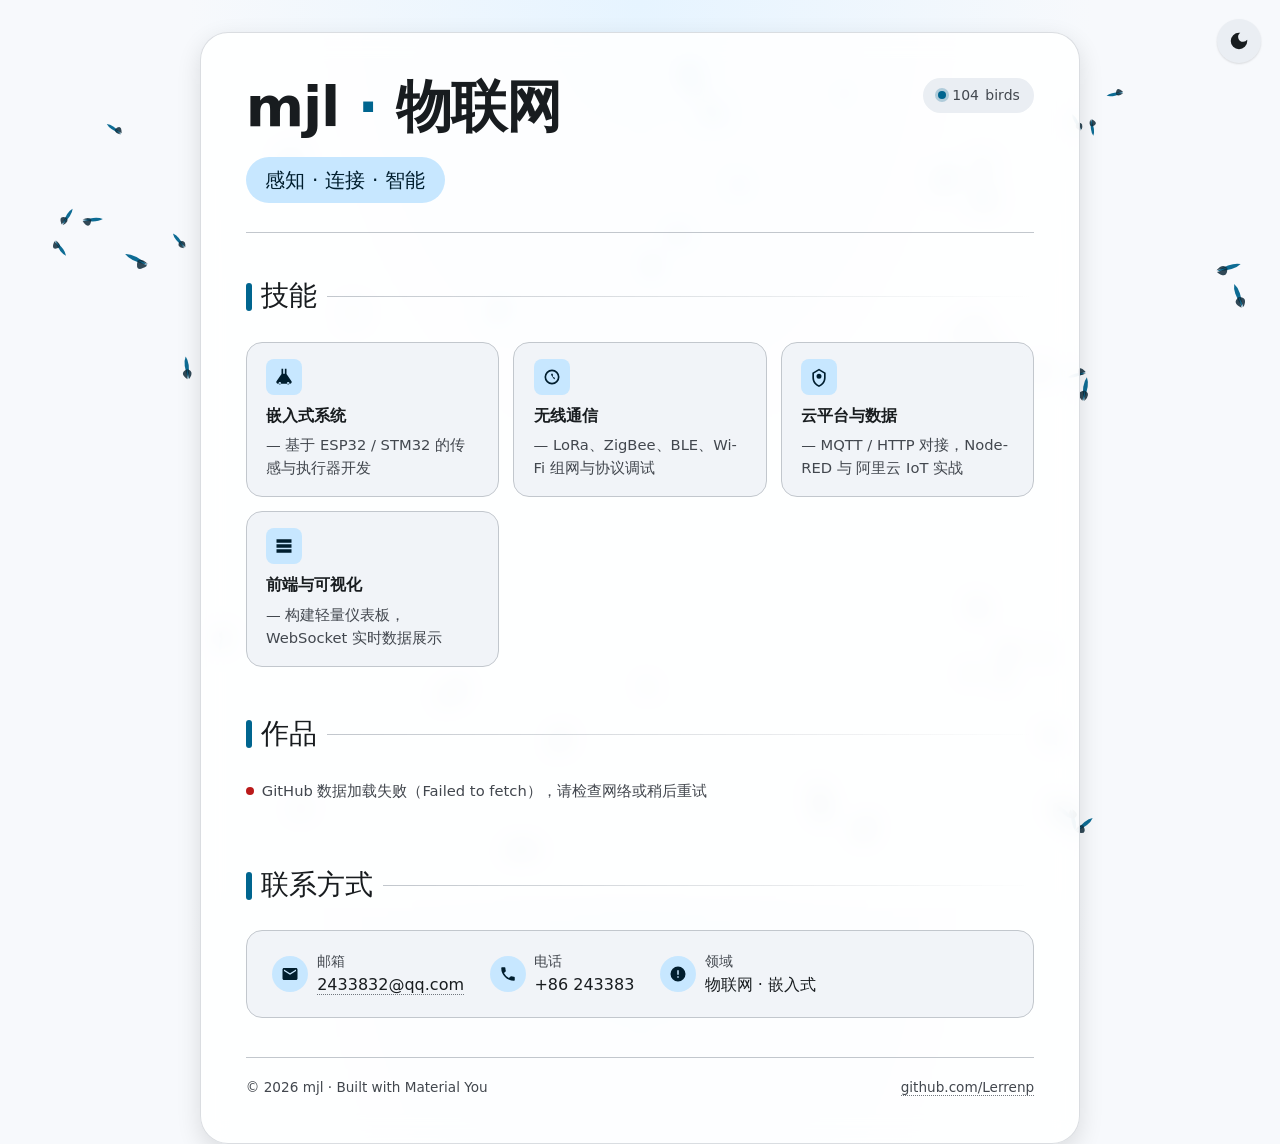
<file: day03/index.html>
<!DOCTYPE html>
<html lang="zh-CN">
<head>
    <meta charset="UTF-8" />
    <meta name="viewport" content="width=device-width, initial-scale=1.0" />
    <meta name="description" content="mjl 的物联网作品集 - 嵌入式 / 无线通信 / 物联网解决方案" />
    <meta name="color-scheme" content="light dark" />
    <title>mjl · 物联网作品集</title>
    <link rel="stylesheet" href="css/style.css" />
    <link rel="icon" href="data:image/svg+xml,%3Csvg xmlns='http://www.w3.org/2000/svg' viewBox='0 0 24 24'%3E%3Cpath fill='%2300658f' d='M12 2 4 7v6c0 5 3.5 9.5 8 11 4.5-1.5 8-6 8-11V7l-8-5z'/%3E%3C/svg%3E" />
</head>
<body>

    <!-- 鸟群动画画布（固定全屏背景） -->
    <canvas id="flock-canvas" aria-hidden="true"></canvas>

    <!-- 工具栏：主题切换 -->
    <div class="toolbar" role="toolbar" aria-label="页面工具">
        <button id="theme-toggle" class="icon-btn" type="button" aria-label="切换主题"></button>
    </div>

    <main class="container">

        <!-- 顶部：姓名 + 一句话简介 -->
        <header class="header">
            <h1>mjl <span class="accent">·</span> 物联网</h1>
            <div class="tagline">感知 · 连接 · 智能</div>
            <div class="bird-hud" title="当前鸟群数量">
                <span id="bird-count">—</span> birds
            </div>
        </header>

        <!-- 技能列表 -->
        <section class="skills" aria-labelledby="skills-title">
            <h2 class="section-title" id="skills-title">技能</h2>
            <div class="skill-grid">

                <div class="skill-item">
                    <span class="skill-icon" aria-hidden="true">
                        <svg viewBox="0 0 24 24"><path d="M9 2v6.5L3 17a2 2 0 0 0 1.7 3h14.6A2 2 0 0 0 21 17l-6-8.5V2h-2v6h-2V2H9zm-2 16a1.5 1.5 0 1 1 0 3 1.5 1.5 0 0 1 0-3zm10 0a1.5 1.5 0 1 1 0 3 1.5 1.5 0 0 1 0-3z"/></svg>
                    </span>
                    <strong>嵌入式系统</strong>
                    <span class="desc">— 基于 ESP32 / STM32 的传感与执行器开发</span>
                </div>

                <div class="skill-item">
                    <span class="skill-icon" aria-hidden="true">
                        <svg viewBox="0 0 24 24"><path d="M12 3a9 9 0 0 1 9 9 9 9 0 0 1-9 9 9 9 0 0 1-9-9 9 9 0 0 1 9-9zm0 2a7 7 0 0 0-7 7 7 7 0 0 0 7 7 7 7 0 0 0 7-7 7 7 0 0 0-7-7zm-1 3h2v3.6l2.7 1.6-1 1.7L11 9.7V8z"/></svg>
                    </span>
                    <strong>无线通信</strong>
                    <span class="desc">— LoRa、ZigBee、BLE、Wi-Fi 组网与协议调试</span>
                </div>

                <div class="skill-item">
                    <span class="skill-icon" aria-hidden="true">
                        <svg viewBox="0 0 24 24"><path d="M12 2 4 7v6c0 5 3.5 9.5 8 11 4.5-1.5 8-6 8-11V7l-8-5zm0 2.2 6 3.7V13c0 4-2.5 7.5-6 9-3.5-1.5-6-5-6-9V7.9l6-3.7zM12 8a3 3 0 0 0-3 3 3 3 0 0 0 3 3 3 3 0 0 0 3-3 3 3 0 0 0-3-3z"/></svg>
                    </span>
                    <strong>云平台与数据</strong>
                    <span class="desc">— MQTT / HTTP 对接，Node-RED 与 阿里云 IoT 实战</span>
                </div>

                <div class="skill-item">
                    <span class="skill-icon" aria-hidden="true">
                        <svg viewBox="0 0 24 24"><path d="M3 4h18v4H3V4zm0 6h18v4H3v-4zm0 6h18v4H3v-4z"/></svg>
                    </span>
                    <strong>前端与可视化</strong>
                    <span class="desc">— 构建轻量仪表板，WebSocket 实时数据展示</span>
                </div>

            </div>
        </section>

        <!-- 作品展示（由 JS 从 GitHub API 动态填充） -->
        <section class="projects" aria-labelledby="projects-title">
            <h2 class="section-title" id="projects-title">作品</h2>
            <div id="repo-status" class="repo-status">
                <span class="dot"></span>
                <span>正在从 GitHub 加载项目...</span>
            </div>
            <div id="project-grid" class="project-grid">
                <!-- 由 JS 注入 -->
            </div>
        </section>

        <!-- 联系方式 -->
        <section class="contact" aria-labelledby="contact-title">
            <h2 class="section-title" id="contact-title">联系方式</h2>
            <div class="contact-info">

                <div class="contact-item">
                    <span class="icon-wrap" aria-hidden="true">
                        <svg viewBox="0 0 24 24"><path d="M4 4h16c1.1 0 2 .9 2 2v12c0 1.1-.9 2-2 2H4c-1.1 0-2-.9-2-2V6c0-1.1.9-2 2-2zm0 4 8 5 8-5V6l-8 5-8-5v2z"/></svg>
                    </span>
                    <div>
                        <div class="label">邮箱</div>
                        <div class="value"><a href="mailto:2433832359@qq.com">2433832@qq.com</a></div>
                    </div>
                </div>

                <div class="contact-item">
                    <span class="icon-wrap" aria-hidden="true">
                        <svg viewBox="0 0 24 24"><path d="M6.6 10.8a15.3 15.3 0 0 0 6.6 6.6l2.2-2.2a1 1 0 0 1 1-.25 11.4 11.4 0 0 0 3.6.57 1 1 0 0 1 1 1V20a1 1 0 0 1-1 1A17 17 0 0 1 3 4a1 1 0 0 1 1-1h3.5a1 1 0 0 1 1 1 11.4 11.4 0 0 0 .57 3.6 1 1 0 0 1-.25 1l-2.22 2.2z"/></svg>
                    </span>
                    <div>
                        <div class="label">电话</div>
                        <div class="value">+86 243383</div>
                    </div>
                </div>

                <div class="contact-item">
                    <span class="icon-wrap" aria-hidden="true">
                        <svg viewBox="0 0 24 24"><path d="M12 2a10 10 0 1 0 0 20 10 10 0 0 0 0-20zm-1 5h2v6h-2V7zm0 8h2v2h-2v-2z"/></svg>
                    </span>
                    <div>
                        <div class="label">领域</div>
                        <div class="value">物联网 · 嵌入式</div>
                    </div>
                </div>

            </div>
        </section>

        <footer class="footer">
            <span>© <span id="year">2026</span> mjl · Built with Material You</span>
            <span><a href="https://github.com/Lerrenp" target="_blank" rel="noopener noreferrer" style="color:inherit;border-bottom:1px dotted var(--md-sys-color-outline);text-decoration:none;">github.com/Lerrenp</a></span>
        </footer>

    </main>

    <script src="js/main.js"></script>
    <script>
        // 年份自动更新（轻量内联，避免污染主脚本）
        document.getElementById('year').textContent = new Date().getFullYear();
    </script>
</body>
</html>
</file>
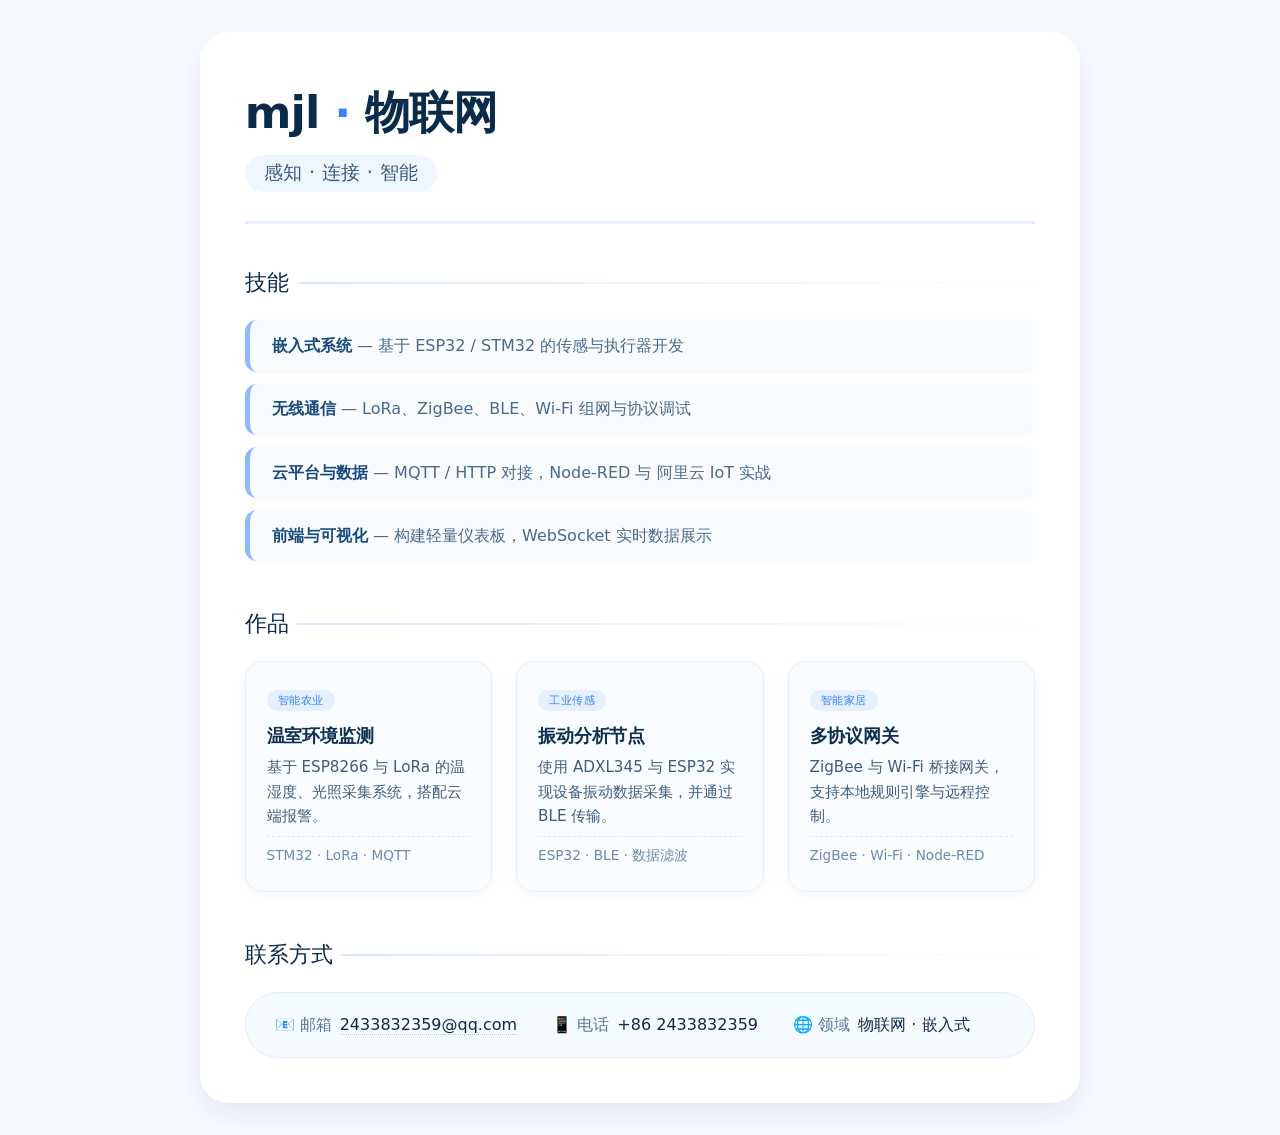
<file: day01/deepseek_html_20260810_285444.html>
<!DOCTYPE html>
<html lang="zh-CN">
<head>
    <meta charset="UTF-8" />
    <meta name="viewport" content="width=device-width, initial-scale=1.0" />
    <title>mjl · 物联网作品集</title>
    <style>
        /* ----- 全局重置 & 基础 ----- */
        * {
            margin: 0;
            padding: 0;
            box-sizing: border-box;
        }

        body {
            font-family: system-ui, -apple-system, 'Segoe UI', Roboto, 'Helvetica Neue', sans-serif;
            background: #f7faff;
            color: #1e293b;
            line-height: 1.6;
            padding: 2rem 1.5rem;
            min-height: 100vh;
            display: flex;
            justify-content: center;
            align-items: center;
        }

        .container {
            max-width: 880px;
            width: 100%;
            background: #ffffff;
            border-radius: 28px;
            box-shadow: 0 12px 32px rgba(0, 40, 80, 0.08);
            padding: 2.8rem 2.8rem 2.8rem 2.8rem;
            transition: box-shadow 0.2s;
        }

        /* ----- 顶部：姓名 + 简介 ----- */
        .header {
            margin-bottom: 2.6rem;
            border-bottom: 3px solid #e6f0ff;
            padding-bottom: 1.8rem;
        }

        .header h1 {
            font-size: 2.8rem;
            font-weight: 600;
            letter-spacing: -0.02em;
            color: #0b2b4a;
            margin-bottom: 0.25rem;
        }

        .header h1 span {
            color: #3b82f6;
        }

        .header .tagline {
            font-size: 1.2rem;
            font-weight: 400;
            color: #3b5b7a;
            background: #f0f6ff;
            display: inline-block;
            padding: 0.2rem 1.2rem;
            border-radius: 30px;
            letter-spacing: 0.3px;
            margin-top: 0.15rem;
        }

        /* ----- 区块标题 ----- */
        .section-title {
            font-size: 1.4rem;
            font-weight: 550;
            color: #0b2b4a;
            margin-bottom: 1.2rem;
            display: flex;
            align-items: center;
            gap: 0.5rem;
        }

        .section-title::after {
            content: '';
            flex: 1;
            height: 2px;
            background: linear-gradient(90deg, #d6e8ff, transparent);
        }

        /* ----- 技能列表 ----- */
        .skills {
            margin-bottom: 2.8rem;
        }

        .skill-grid {
            display: flex;
            flex-direction: column;
            gap: 0.75rem;
        }

        .skill-item {
            background: #f8fcff;
            border-left: 5px solid #8bbaff;
            padding: 0.8rem 1.4rem;
            border-radius: 12px;
            font-size: 1rem;
            color: #1f3a57;
            box-shadow: 0 1px 3px rgba(0, 60, 120, 0.04);
            transition: background 0.15s;
        }

        .skill-item strong {
            font-weight: 600;
            color: #1a4a7a;
        }

        .skill-item .desc {
            color: #4a6a8a;
            margin-left: 0.3rem;
        }

        /* ----- 作品展示 (卡片) ----- */
        .projects {
            margin-bottom: 2.8rem;
        }

        .project-grid {
            display: grid;
            grid-template-columns: repeat(auto-fit, minmax(210px, 1fr));
            gap: 1.5rem;
        }

        .project-card {
            background: #fafdff;
            border-radius: 18px;
            padding: 1.5rem 1.3rem 1.5rem 1.3rem;
            box-shadow: 0 2px 8px rgba(0, 50, 100, 0.04);
            border: 1px solid #e9f0fa;
            transition: border 0.2s, box-shadow 0.2s;
        }

        .project-card:hover {
            border-color: #b8d4ff;
            box-shadow: 0 6px 16px rgba(50, 120, 220, 0.06);
        }

        .project-card h3 {
            font-size: 1.15rem;
            font-weight: 600;
            color: #0f2f4f;
            margin-bottom: 0.3rem;
            letter-spacing: -0.01em;
        }

        .project-card .project-tag {
            font-size: 0.7rem;
            font-weight: 500;
            text-transform: uppercase;
            letter-spacing: 0.5px;
            color: #3b82f6;
            background: #e5f0ff;
            display: inline-block;
            padding: 0.1rem 0.7rem;
            border-radius: 20px;
            margin-bottom: 0.6rem;
        }

        .project-card p {
            font-size: 0.95rem;
            color: #3d5d7d;
            margin-bottom: 0.5rem;
        }

        .project-card .meta {
            font-size: 0.85rem;
            color: #6c8aaa;
            border-top: 1px dashed #dfeaf5;
            padding-top: 0.5rem;
            margin-top: 0.25rem;
        }

        /* ----- 联系方式 ----- */
        .contact {
            margin-top: 0.2rem;
        }

        .contact-info {
            display: flex;
            flex-wrap: wrap;
            align-items: center;
            gap: 1.2rem 2.2rem;
            background: #f6fbff;
            padding: 1.2rem 1.8rem;
            border-radius: 60px;
            border: 1px solid #e0edfe;
        }

        .contact-item {
            display: flex;
            align-items: center;
            gap: 0.5rem;
            font-size: 1rem;
            color: #1e3d5e;
        }

        .contact-item .label {
            font-weight: 450;
            color: #537a9e;
        }

        .contact-item .value {
            font-weight: 500;
            color: #0b2b4a;
            word-break: break-all;
        }

        .contact-item .value a {
            color: #0b2b4a;
            text-decoration: none;
            border-bottom: 1px dotted #b0ccf0;
            transition: border-color 0.2s;
        }

        .contact-item .value a:hover {
            border-bottom-color: #3b82f6;
        }

        /* ----- 小屏适配 ----- */
        @media (max-width: 550px) {
            body {
                padding: 1rem 0.8rem;
            }
            .container {
                padding: 1.6rem 1.2rem;
                border-radius: 20px;
            }
            .header h1 {
                font-size: 2.2rem;
            }
            .header .tagline {
                font-size: 1rem;
                padding: 0.1rem 1rem;
            }
            .contact-info {
                flex-direction: column;
                align-items: flex-start;
                border-radius: 28px;
                padding: 1.2rem 1.4rem;
                gap: 0.6rem;
            }
            .project-grid {
                grid-template-columns: 1fr;
            }
            .skill-item {
                padding: 0.6rem 1rem;
                font-size: 0.95rem;
            }
        }

        @media (max-width: 380px) {
            .container {
                padding: 1rem 0.8rem;
            }
            .header h1 {
                font-size: 1.8rem;
            }
        }
    </style>
</head>
<body>

    <div class="container">

        <!-- 顶部：姓名 + 一句话简介 -->
        <header class="header">
            <h1>mjl <span>·</span> 物联网</h1>
            <div class="tagline">感知 · 连接 · 智能</div>
        </header>

        <!-- 技能列表 -->
        <section class="skills">
            <h2 class="section-title">技能</h2>
            <div class="skill-grid">
                <div class="skill-item">
                    <strong>嵌入式系统</strong><span class="desc">— 基于 ESP32 / STM32 的传感与执行器开发</span>
                </div>
                <div class="skill-item">
                    <strong>无线通信</strong><span class="desc">— LoRa、ZigBee、BLE、Wi-Fi 组网与协议调试</span>
                </div>
                <div class="skill-item">
                    <strong>云平台与数据</strong><span class="desc">— MQTT / HTTP 对接，Node-RED 与 阿里云 IoT 实战</span>
                </div>
                <div class="skill-item">
                    <strong>前端与可视化</strong><span class="desc">— 构建轻量仪表板，WebSocket 实时数据展示</span>
                </div>
            </div>
        </section>

        <!-- 作品展示 -->
        <section class="projects">
            <h2 class="section-title">作品</h2>
            <div class="project-grid">

                <div class="project-card">
                    <div class="project-tag">智能农业</div>
                    <h3>温室环境监测</h3>
                    <p>基于 ESP8266 与 LoRa 的温湿度、光照采集系统，搭配云端报警。</p>
                    <div class="meta">STM32 · LoRa · MQTT</div>
                </div>

                <div class="project-card">
                    <div class="project-tag">工业传感</div>
                    <h3>振动分析节点</h3>
                    <p>使用 ADXL345 与 ESP32 实现设备振动数据采集，并通过 BLE 传输。</p>
                    <div class="meta">ESP32 · BLE · 数据滤波</div>
                </div>

                <div class="project-card">
                    <div class="project-tag">智能家居</div>
                    <h3>多协议网关</h3>
                    <p>ZigBee 与 Wi-Fi 桥接网关，支持本地规则引擎与远程控制。</p>
                    <div class="meta">ZigBee · Wi-Fi · Node-RED</div>
                </div>

            </div>
        </section>

        <!-- 联系方式 -->
        <section class="contact">
            <h2 class="section-title">联系方式</h2>
            <div class="contact-info">
                <div class="contact-item">
                    <span class="label">📧 邮箱</span>
                    <span class="value"><a href="mailto:2433832359@qq.com">2433832359@qq.com</a></span>
                </div>
                <div class="contact-item">
                    <span class="label">📱 电话</span>
                    <span class="value">+86 2433832359</span>
                </div>
                <div class="contact-item">
                    <span class="label">🌐 领域</span>
                    <span class="value">物联网 · 嵌入式</span>
                </div>
            </div>
        </section>

    </div>

</body>
</html>
</file>
<file: day03/css/style.css>
/* ============================================================
 * mjl · 物联网作品集 - 样式表
 * 设计参考：Google Material Design 3 (Material You)
 * 支持：浅色/深色主题，鼠标鸟群与窗口交互背景
 * ============================================================ */

/* ---------------- 设计令牌 (Design Tokens) ---------------- */
:root {
  /* Material 3 浅色调色板 */
  --md-sys-color-primary: #00658f;
  --md-sys-color-on-primary: #ffffff;
  --md-sys-color-primary-container: #c7e7ff;
  --md-sys-color-on-primary-container: #001e2e;

  --md-sys-color-secondary: #4f616e;
  --md-sys-color-on-secondary: #ffffff;
  --md-sys-color-secondary-container: #d3e5f5;
  --md-sys-color-on-secondary-container: #0b1d29;

  --md-sys-color-tertiary: #735c0f;
  --md-sys-color-on-tertiary: #ffffff;
  --md-sys-color-tertiary-container: #ffdf9c;
  --md-sys-color-on-tertiary-container: #251a00;

  --md-sys-color-surface: #f7f9fc;
  --md-sys-color-surface-container-lowest: #ffffff;
  --md-sys-color-surface-container-low: #f1f4f8;
  --md-sys-color-surface-container: #eaeef3;
  --md-sys-color-surface-container-high: #e3e8ee;
  --md-sys-color-surface-container-highest: #dde3e9;
  --md-sys-color-on-surface: #181c1f;
  --md-sys-color-on-surface-variant: #42474e;

  --md-sys-color-outline: #72787f;
  --md-sys-color-outline-variant: #c2c7cd;

  --md-sys-color-error: #ba1a1a;
  --md-sys-color-on-error: #ffffff;

  /* 形状（圆角） */
  --md-sys-shape-corner-large: 28px;
  --md-sys-shape-corner-medium: 16px;
  --md-sys-shape-corner-small: 8px;

  /* 字号 / 间距 */
  --md-sys-typescale-display-large: 3.5rem;
  --md-sys-typescale-headline-medium: 1.75rem;
  --md-sys-typescale-title-large: 1.25rem;
  --md-sys-typescale-body-large: 1rem;
  --md-sys-typescale-label-large: 0.875rem;

  /* 动效曲线 */
  --md-sys-motion-easing-standard: cubic-bezier(0.2, 0, 0, 1);
  --md-sys-motion-easing-emphasized: cubic-bezier(0.3, 0, 0, 1);

  /* 阴影 */
  --md-sys-elevation-1: 0 1px 2px rgba(0, 0, 0, 0.08), 0 1px 3px rgba(0, 0, 0, 0.06);
  --md-sys-elevation-2: 0 2px 6px rgba(0, 0, 0, 0.08), 0 1px 2px rgba(0, 0, 0, 0.06);
  --md-sys-elevation-3: 0 8px 24px rgba(0, 0, 0, 0.12);

  /* 字体 */
  --md-sys-typescale-font: "Google Sans", "Noto Sans SC", system-ui, -apple-system,
    "Segoe UI", Roboto, "Helvetica Neue", sans-serif;

  /* 鸟类与背景 */
  --bird-color: #00658f;
  --bird-wing: #001e2e;
  --bg-gradient: radial-gradient(ellipse at top, #e6f4ff 0%, #f7f9fc 50%, #f7f9fc 100%);
  --particle-color: rgba(0, 101, 143, 0.18);
}

/* Material 3 深色调色板 */
:root[data-theme="dark"] {
  --md-sys-color-primary: #8ecff6;
  --md-sys-color-on-primary: #00344e;
  --md-sys-color-primary-container: #004c6c;
  --md-sys-color-on-primary-container: #c7e7ff;

  --md-sys-color-secondary: #b7c9d8;
  --md-sys-color-on-secondary: #21323e;
  --md-sys-color-secondary-container: #374955;
  --md-sys-color-on-secondary-container: #d3e5f5;

  --md-sys-color-tertiary: #ecc36c;
  --md-sys-color-on-tertiary: #3d2e00;
  --md-sys-color-tertiary-container: #584400;
  --md-sys-color-on-tertiary-container: #ffdf9c;

  --md-sys-color-surface: #0f1417;
  --md-sys-color-surface-container-lowest: #0a0f12;
  --md-sys-color-surface-container-low: #181c1f;
  --md-sys-color-surface-container: #1c2125;
  --md-sys-color-surface-container-high: #252b2f;
  --md-sys-color-surface-container-highest: #2f3539;
  --md-sys-color-on-surface: #e1e3e5;
  --md-sys-color-on-surface-variant: #c2c7cd;

  --md-sys-color-outline: #8c9197;
  --md-sys-color-outline-variant: #42474e;

  --md-sys-color-error: #ffb4ab;
  --md-sys-color-on-error: #690005;

  --md-sys-elevation-1: 0 1px 2px rgba(0, 0, 0, 0.5);
  --md-sys-elevation-2: 0 2px 6px rgba(0, 0, 0, 0.55);
  --md-sys-elevation-3: 0 8px 24px rgba(0, 0, 0, 0.7);

  --bird-color: #8ecff6;
  --bird-wing: #c7e7ff;
  --bg-gradient: radial-gradient(ellipse at top, #11252f 0%, #0a0f12 60%, #0a0f12 100%);
  --particle-color: rgba(142, 207, 246, 0.16);
}

/* 自动响应系统主题 */
@media (prefers-color-scheme: dark) {
  :root:not([data-theme="light"]) {
    --md-sys-color-primary: #8ecff6;
    --md-sys-color-on-primary: #00344e;
    --md-sys-color-primary-container: #004c6c;
    --md-sys-color-on-primary-container: #c7e7ff;

    --md-sys-color-secondary: #b7c9d8;
    --md-sys-color-on-secondary: #21323e;
    --md-sys-color-secondary-container: #374955;
    --md-sys-color-on-secondary-container: #d3e5f5;

    --md-sys-color-tertiary: #ecc36c;
    --md-sys-color-on-tertiary: #3d2e00;
    --md-sys-color-tertiary-container: #584400;
    --md-sys-color-on-tertiary-container: #ffdf9c;

    --md-sys-color-surface: #0f1417;
    --md-sys-color-surface-container-lowest: #0a0f12;
    --md-sys-color-surface-container-low: #181c1f;
    --md-sys-color-surface-container: #1c2125;
    --md-sys-color-surface-container-high: #252b2f;
    --md-sys-color-surface-container-highest: #2f3539;
    --md-sys-color-on-surface: #e1e3e5;
    --md-sys-color-on-surface-variant: #c2c7cd;

    --md-sys-color-outline: #8c9197;
    --md-sys-color-outline-variant: #42474e;

    --md-sys-color-error: #ffb4ab;
    --md-sys-color-on-error: #690005;

    --md-sys-elevation-1: 0 1px 2px rgba(0, 0, 0, 0.5);
    --md-sys-elevation-2: 0 2px 6px rgba(0, 0, 0, 0.55);
    --md-sys-elevation-3: 0 8px 24px rgba(0, 0, 0, 0.7);

    --bird-color: #8ecff6;
    --bird-wing: #c7e7ff;
    --bg-gradient: radial-gradient(ellipse at top, #11252f 0%, #0a0f12 60%, #0a0f12 100%);
    --particle-color: rgba(142, 207, 246, 0.16);
  }
}

/* ---------------- 全局重置 & 基础 ---------------- */
* {
  margin: 0;
  padding: 0;
  box-sizing: border-box;
}

html,
body {
  height: 100%;
}

body {
  font-family: var(--md-sys-typescale-font);
  background: var(--bg-gradient);
  color: var(--md-sys-color-on-surface);
  line-height: 1.6;
  padding: 2rem 1.5rem;
  min-height: 100vh;
  display: flex;
  justify-content: center;
  align-items: flex-start;
  position: relative;
  overflow-x: hidden;
  transition: background 0.6s var(--md-sys-motion-easing-standard),
    color 0.4s var(--md-sys-motion-easing-standard);
}

/* 鸟群画布作为底层背景 */
#flock-canvas {
  position: fixed;
  inset: 0;
  width: 100vw;
  height: 100vh;
  z-index: 0;
  pointer-events: none;
  opacity: 0.95;
}

/* 主容器 */
.container {
  position: relative;
  z-index: 1;
  max-width: 880px;
  width: 100%;
  background: color-mix(in srgb, var(--md-sys-color-surface-container-lowest) 88%, transparent);
  backdrop-filter: blur(12px) saturate(1.2);
  -webkit-backdrop-filter: blur(12px) saturate(1.2);
  border-radius: var(--md-sys-shape-corner-large);
  box-shadow: var(--md-sys-elevation-3);
  padding: 2.8rem;
  border: 1px solid color-mix(in srgb, var(--md-sys-color-outline-variant) 60%, transparent);
}

/* ---------------- 顶部工具栏 ---------------- */
.toolbar {
  position: fixed;
  top: 1.2rem;
  right: 1.2rem;
  z-index: 100;
  display: flex;
  gap: 0.6rem;
}

.icon-btn {
  width: 44px;
  height: 44px;
  border-radius: 50%;
  border: none;
  background: var(--md-sys-color-surface-container);
  color: var(--md-sys-color-on-surface);
  cursor: pointer;
  display: grid;
  place-items: center;
  box-shadow: var(--md-sys-elevation-1);
  transition: transform 0.2s var(--md-sys-motion-easing-standard),
    background 0.3s var(--md-sys-motion-easing-standard);
}

.icon-btn:hover {
  background: var(--md-sys-color-surface-container-high);
  transform: scale(1.06);
}

.icon-btn:active {
  transform: scale(0.94);
}

.icon-btn svg {
  width: 22px;
  height: 22px;
  fill: currentColor;
}

/* ---------------- 顶部：姓名 + 简介 ---------------- */
.header {
  margin-bottom: 2.6rem;
  border-bottom: 1px solid var(--md-sys-color-outline-variant);
  padding-bottom: 1.8rem;
  position: relative;
}

.header h1 {
  font-size: var(--md-sys-typescale-display-large);
  font-weight: 600;
  letter-spacing: -0.02em;
  color: var(--md-sys-color-on-surface);
  margin-bottom: 0.25rem;
  line-height: 1.05;
}

.header h1 .accent {
  color: var(--md-sys-color-primary);
}

.header .tagline {
  display: inline-flex;
  align-items: center;
  gap: 0.5rem;
  font-size: var(--md-sys-typescale-title-large);
  font-weight: 500;
  color: var(--md-sys-color-on-primary-container);
  background: var(--md-sys-color-primary-container);
  padding: 0.45rem 1.2rem;
  border-radius: 999px;
  letter-spacing: 0.2px;
  margin-top: 1rem;
}

/* 悬浮的鸟群数量徽章 */
.bird-hud {
  position: absolute;
  top: 0;
  right: 0;
  font-size: var(--md-sys-typescale-label-large);
  color: var(--md-sys-color-on-surface-variant);
  background: var(--md-sys-color-surface-container);
  padding: 0.4rem 0.9rem;
  border-radius: 999px;
  display: flex;
  align-items: center;
  gap: 0.4rem;
}

.bird-hud::before {
  content: "";
  width: 8px;
  height: 8px;
  border-radius: 50%;
  background: var(--md-sys-color-primary);
  box-shadow: 0 0 0 3px color-mix(in srgb, var(--md-sys-color-primary) 25%, transparent);
  animation: pulse 2s ease-in-out infinite;
}

@keyframes pulse {
  0%, 100% { opacity: 1; transform: scale(1); }
  50% { opacity: 0.5; transform: scale(1.25); }
}

/* ---------------- 区块标题 ---------------- */
.section-title {
  font-size: var(--md-sys-typescale-headline-medium);
  font-weight: 500;
  color: var(--md-sys-color-on-surface);
  margin-bottom: 1.4rem;
  display: flex;
  align-items: center;
  gap: 0.6rem;
}

.section-title::before {
  content: "";
  width: 6px;
  height: 28px;
  background: var(--md-sys-color-primary);
  border-radius: 4px;
}

.section-title::after {
  content: "";
  flex: 1;
  height: 1px;
  background: linear-gradient(90deg, var(--md-sys-color-outline-variant), transparent);
}

/* ---------------- 技能列表 ---------------- */
.skills {
  margin-bottom: 2.8rem;
}

.skill-grid {
  display: grid;
  grid-template-columns: repeat(auto-fit, minmax(220px, 1fr));
  gap: 0.9rem;
}

.skill-item {
  background: var(--md-sys-color-surface-container-low);
  border: 1px solid var(--md-sys-color-outline-variant);
  padding: 1rem 1.2rem;
  border-radius: var(--md-sys-shape-corner-medium);
  font-size: var(--md-sys-typescale-body-large);
  color: var(--md-sys-color-on-surface);
  display: flex;
  flex-direction: column;
  gap: 0.3rem;
  transition: transform 0.2s var(--md-sys-motion-easing-standard),
    box-shadow 0.2s var(--md-sys-motion-easing-standard);
}

.skill-item:hover {
  transform: translateY(-2px);
  box-shadow: var(--md-sys-elevation-2);
  border-color: var(--md-sys-color-primary);
}

.skill-item .skill-icon {
  width: 36px;
  height: 36px;
  border-radius: var(--md-sys-shape-corner-small);
  background: var(--md-sys-color-primary-container);
  color: var(--md-sys-color-on-primary-container);
  display: grid;
  place-items: center;
  margin-bottom: 0.2rem;
}

.skill-item .skill-icon svg {
  width: 20px;
  height: 20px;
  fill: currentColor;
}

.skill-item strong {
  font-weight: 600;
  color: var(--md-sys-color-on-surface);
}

.skill-item .desc {
  color: var(--md-sys-color-on-surface-variant);
  font-size: 0.92rem;
}

/* ---------------- 作品展示 ---------------- */
.projects {
  margin-bottom: 2.8rem;
}

.repo-status {
  font-size: 0.92rem;
  color: var(--md-sys-color-on-surface-variant);
  margin-bottom: 1rem;
  display: flex;
  align-items: center;
  gap: 0.5rem;
}

.repo-status .dot {
  width: 8px;
  height: 8px;
  border-radius: 50%;
  background: var(--md-sys-color-primary);
  animation: pulse 2s ease-in-out infinite;
}

.repo-status.error .dot {
  background: var(--md-sys-color-error);
  animation: none;
}

.project-grid {
  display: grid;
  grid-template-columns: repeat(auto-fit, minmax(240px, 1fr));
  gap: 1.2rem;
}

.project-card {
  background: var(--md-sys-color-surface-container-low);
  border-radius: var(--md-sys-shape-corner-medium);
  padding: 1.4rem 1.3rem;
  box-shadow: var(--md-sys-elevation-1);
  border: 1px solid var(--md-sys-color-outline-variant);
  transition: transform 0.25s var(--md-sys-motion-easing-emphasized),
    box-shadow 0.25s var(--md-sys-motion-easing-emphasized),
    border-color 0.25s;
  text-decoration: none;
  color: inherit;
  display: flex;
  flex-direction: column;
  gap: 0.5rem;
  position: relative;
  overflow: hidden;
}

.project-card::before {
  content: "";
  position: absolute;
  inset: 0;
  background: linear-gradient(135deg,
    color-mix(in srgb, var(--md-sys-color-primary) 8%, transparent),
    transparent 60%);
  opacity: 0;
  transition: opacity 0.3s;
  pointer-events: none;
}

.project-card:hover {
  transform: translateY(-4px);
  box-shadow: var(--md-sys-elevation-3);
  border-color: var(--md-sys-color-primary);
}

.project-card:hover::before {
  opacity: 1;
}

.project-card h3 {
  font-size: var(--md-sys-typescale-title-large);
  font-weight: 600;
  color: var(--md-sys-color-on-surface);
  display: flex;
  align-items: center;
  justify-content: space-between;
  gap: 0.5rem;
}

.project-card h3 .ext-icon {
  opacity: 0;
  transition: opacity 0.2s, transform 0.2s;
  color: var(--md-sys-color-primary);
}

.project-card:hover h3 .ext-icon {
  opacity: 1;
  transform: translate(2px, -2px);
}

.project-card .project-tag {
  font-size: 0.72rem;
  font-weight: 600;
  text-transform: uppercase;
  letter-spacing: 0.6px;
  color: var(--md-sys-color-on-primary-container);
  background: var(--md-sys-color-primary-container);
  display: inline-block;
  padding: 0.2rem 0.7rem;
  border-radius: 999px;
  align-self: flex-start;
}

.project-card p {
  font-size: 0.95rem;
  color: var(--md-sys-color-on-surface-variant);
  flex: 1;
}

.project-card .meta {
  font-size: 0.82rem;
  color: var(--md-sys-color-on-surface-variant);
  border-top: 1px dashed var(--md-sys-color-outline-variant);
  padding-top: 0.6rem;
  margin-top: 0.3rem;
  display: flex;
  align-items: center;
  gap: 0.6rem;
  flex-wrap: wrap;
}

.project-card .meta .lang {
  display: inline-flex;
  align-items: center;
  gap: 0.3rem;
}

.project-card .meta .lang .lang-dot {
  width: 10px;
  height: 10px;
  border-radius: 50%;
  background: var(--lang-color, var(--md-sys-color-outline));
}

.project-card .meta .stars {
  margin-left: auto;
  display: inline-flex;
  align-items: center;
  gap: 0.25rem;
}

.project-card .meta .stars svg {
  width: 14px;
  height: 14px;
  fill: var(--md-sys-color-tertiary);
}

.project-card .skeleton {
  background: linear-gradient(90deg,
    var(--md-sys-color-surface-container) 25%,
    var(--md-sys-color-surface-container-high) 50%,
    var(--md-sys-color-surface-container) 75%);
  background-size: 200% 100%;
  animation: shimmer 1.5s infinite;
  border-radius: var(--md-sys-shape-corner-small);
  height: 16px;
}

@keyframes shimmer {
  0% { background-position: 200% 0; }
  100% { background-position: -200% 0; }
}

/* ---------------- 联系方式 ---------------- */
.contact {
  margin-top: 0.4rem;
}

.contact-info {
  display: flex;
  flex-wrap: wrap;
  align-items: center;
  gap: 1rem 1.6rem;
  background: var(--md-sys-color-surface-container-low);
  padding: 1.2rem 1.6rem;
  border-radius: var(--md-sys-shape-corner-medium);
  border: 1px solid var(--md-sys-color-outline-variant);
}

.contact-item {
  display: flex;
  align-items: center;
  gap: 0.55rem;
  font-size: var(--md-sys-typescale-body-large);
  color: var(--md-sys-color-on-surface);
}

.contact-item .icon-wrap {
  width: 36px;
  height: 36px;
  border-radius: 50%;
  background: var(--md-sys-color-primary-container);
  color: var(--md-sys-color-on-primary-container);
  display: grid;
  place-items: center;
}

.contact-item .icon-wrap svg {
  width: 18px;
  height: 18px;
  fill: currentColor;
}

.contact-item .label {
  font-weight: 500;
  color: var(--md-sys-color-on-surface-variant);
  font-size: 0.85rem;
}

.contact-item .value {
  font-weight: 500;
  color: var(--md-sys-color-on-surface);
  word-break: break-all;
}

.contact-item .value a {
  color: inherit;
  text-decoration: none;
  border-bottom: 1px dotted var(--md-sys-color-outline);
  transition: border-color 0.2s, color 0.2s;
}

.contact-item .value a:hover {
  color: var(--md-sys-color-primary);
  border-bottom-color: var(--md-sys-color-primary);
}

/* ---------------- 页脚 ---------------- */
.footer {
  margin-top: 2.4rem;
  padding-top: 1.2rem;
  border-top: 1px solid var(--md-sys-color-outline-variant);
  font-size: 0.85rem;
  color: var(--md-sys-color-on-surface-variant);
  display: flex;
  justify-content: space-between;
  flex-wrap: wrap;
  gap: 0.6rem;
}

/* ---------------- 小屏适配 ---------------- */
@media (max-width: 600px) {
  body { padding: 1rem 0.8rem; }
  .container { padding: 1.8rem 1.2rem; border-radius: 20px; }
  .header h1 { font-size: 2.4rem; }
  .header .tagline { font-size: 1rem; padding: 0.3rem 1rem; }
  .contact-info { flex-direction: column; align-items: stretch; }
  .project-grid { grid-template-columns: 1fr; }
  .skill-grid { grid-template-columns: 1fr; }
  .toolbar { top: 0.6rem; right: 0.6rem; }
  .icon-btn { width: 40px; height: 40px; }
}

@media (max-width: 380px) {
  .container { padding: 1.2rem 0.8rem; }
  .header h1 { font-size: 2rem; }
  .section-title { font-size: 1.4rem; }
}

/* 减弱动画 - 尊重无障碍偏好 */
@media (prefers-reduced-motion: reduce) {
  *,
  *::before,
  *::after {
    animation-duration: 0.01ms !important;
    transition-duration: 0.01ms !important;
  }
}
</file>
